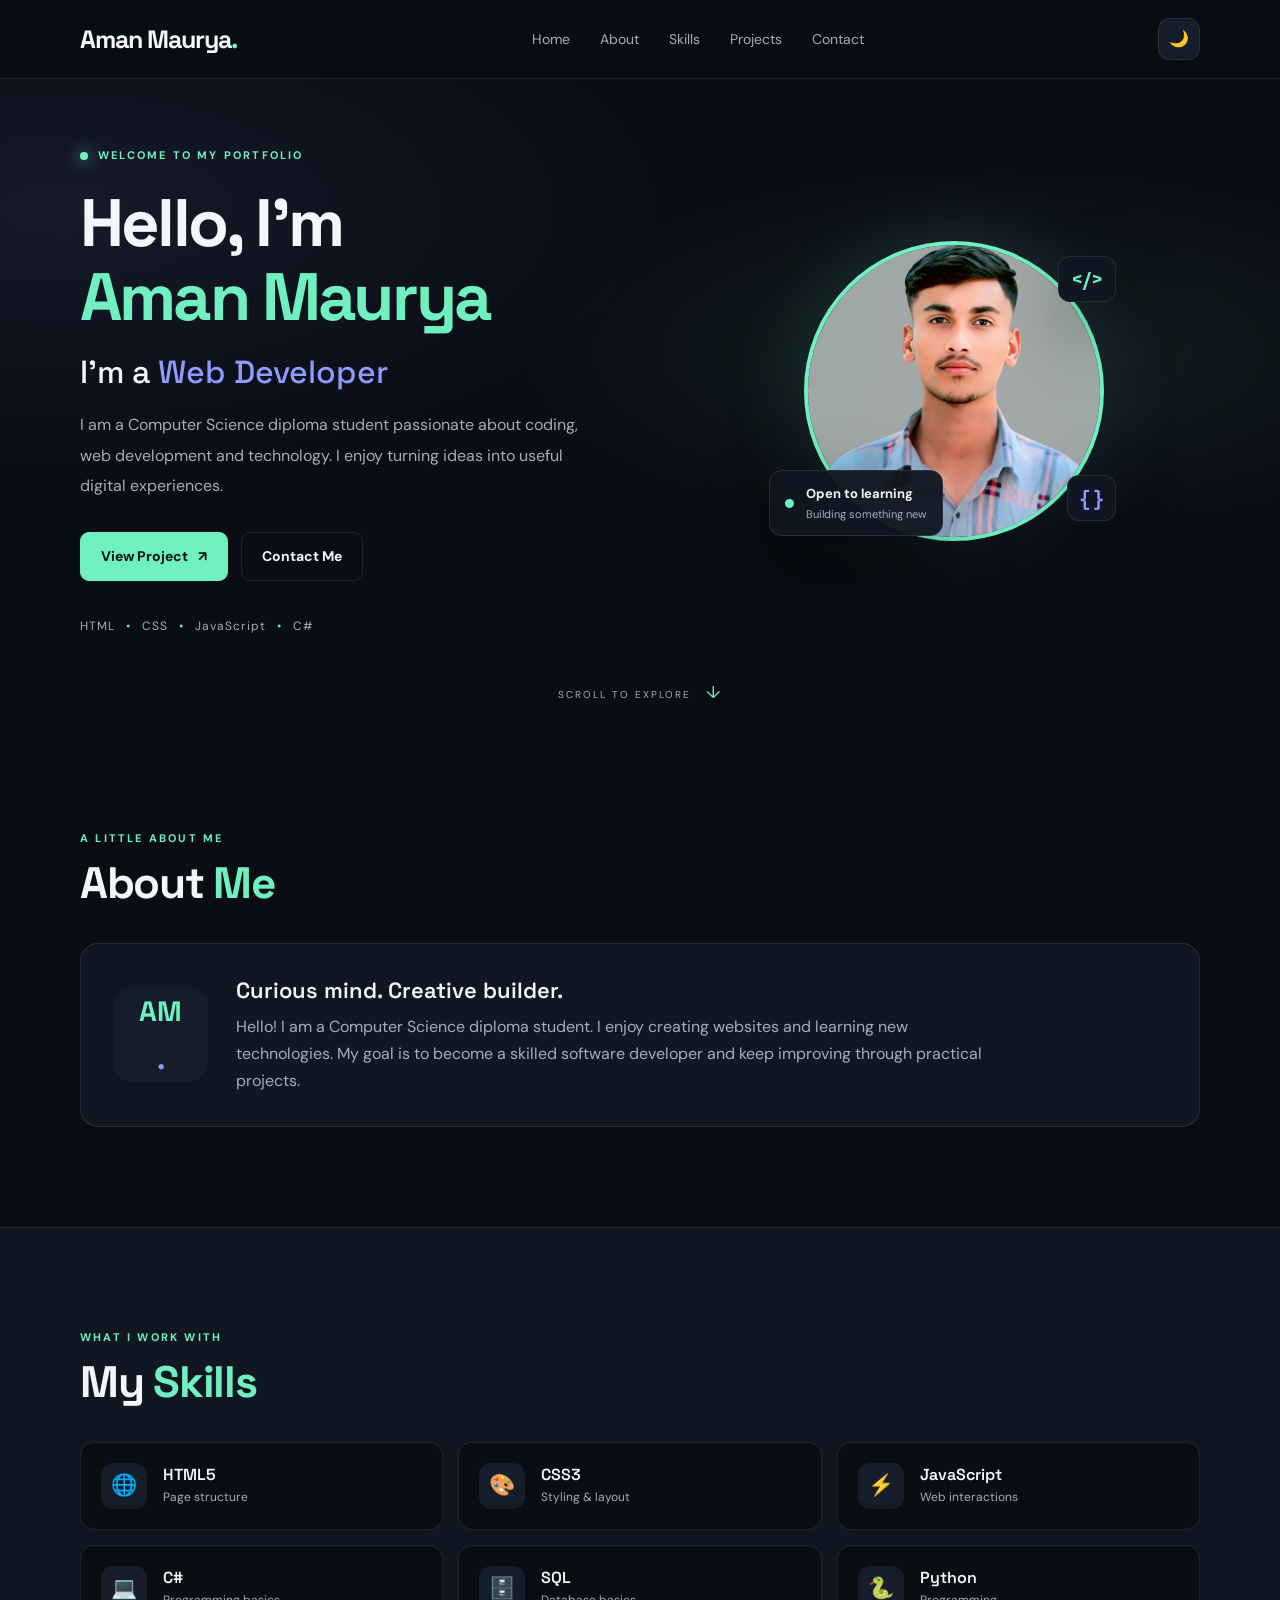
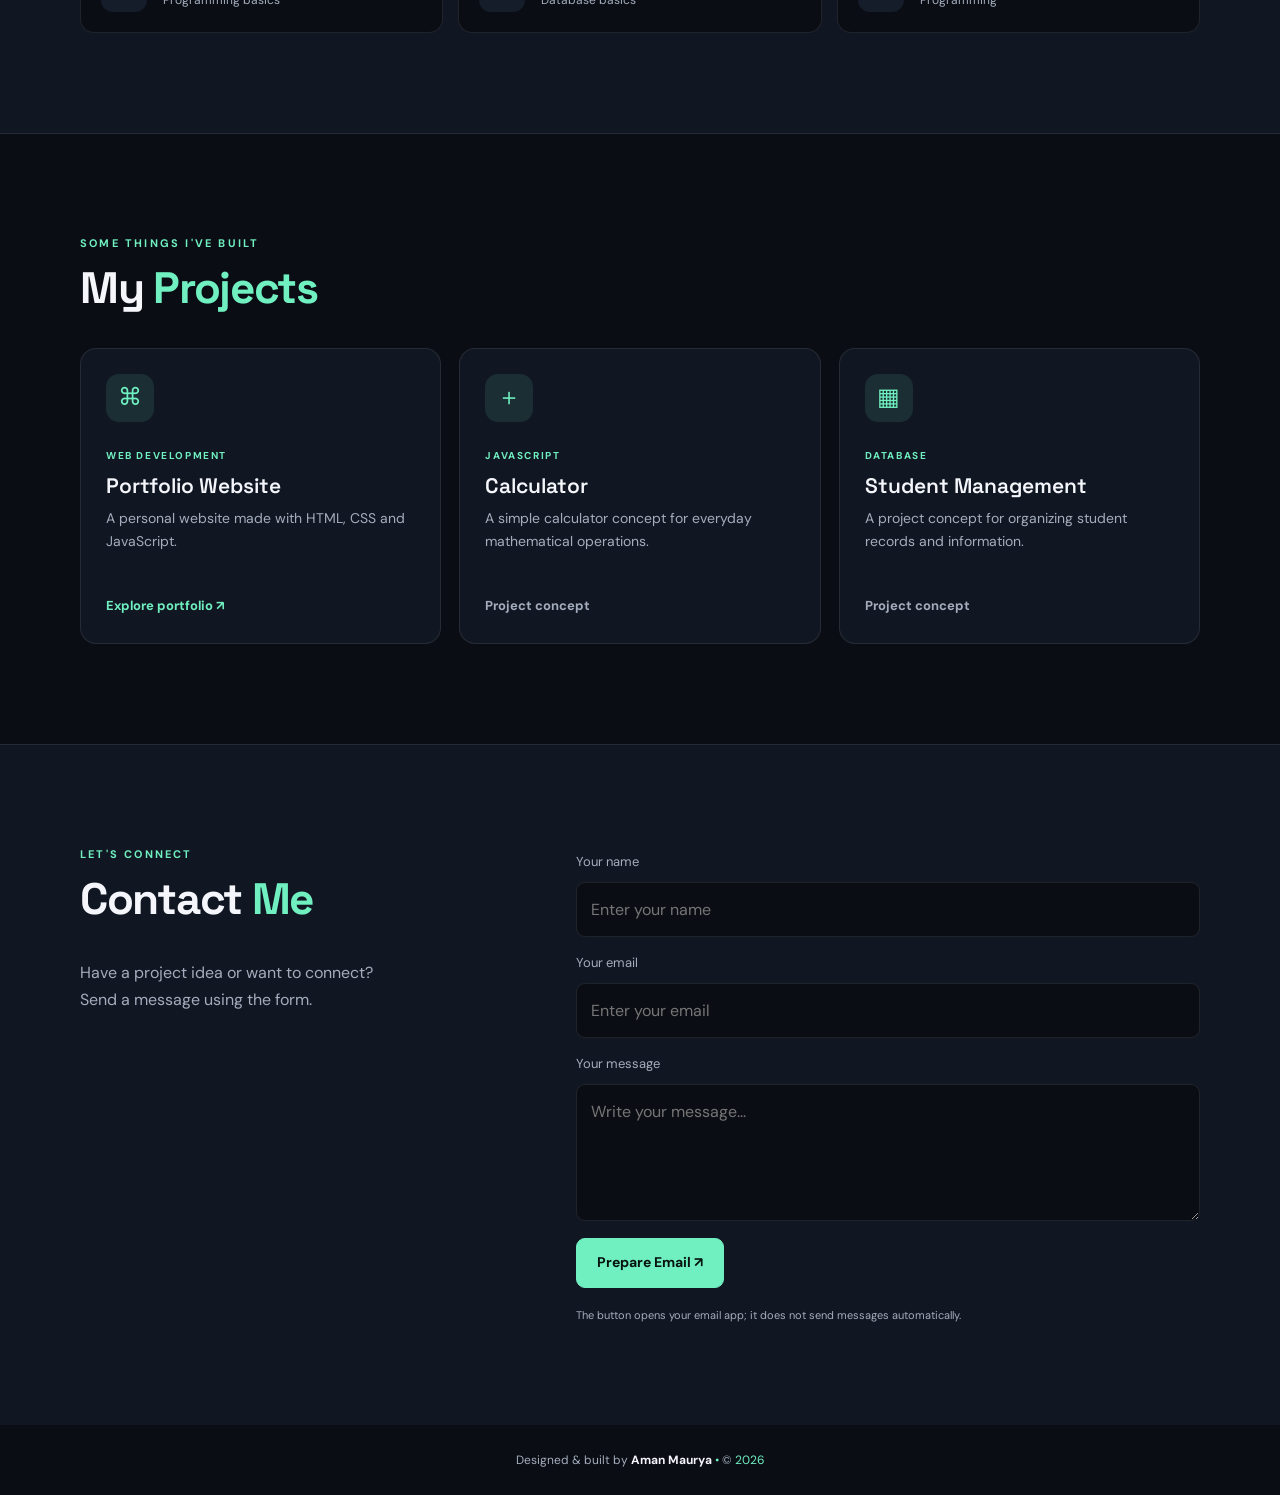
<file: index.html>
<!DOCTYPE html>
<html lang="en">
<head>
<meta charset="UTF-8">
<meta name="viewport" content="width=device-width, initial-scale=1.0">
<meta name="description" content="Aman Maurya - Computer Science student and web developer portfolio">
<title>Aman Maurya | Portfolio</title>

<style>
@import url('https://fonts.googleapis.com/css2?family=DM+Sans:wght@400;500;600;700&family=Space+Grotesk:wght@400;500;600;700&display=swap');

:root {
  --bg:#0a0d14;
  --surface:#111722;
  --surface2:#151d2a;
  --text:#f4f6fb;
  --muted:#a4adbd;
  --accent:#70f0c0;
  --accent2:#8d9bff;
  --border:rgba(255,255,255,.09);
  --shadow:0 25px 70px rgba(0,0,0,.35);
}

* {
  box-sizing:border-box;
  margin:0;
  padding:0;
}

html {
  scroll-behavior:smooth;
  scroll-padding-top:90px;
}

body {
  font-family:'DM Sans',Arial,sans-serif;
  background:var(--bg);
  color:var(--text);
  line-height:1.7;
  transition:background .25s,color .25s;
}

a {
  color:inherit;
  text-decoration:none;
}

button,input,textarea {
  font:inherit;
}

.container {
  width:min(1120px,90%);
  margin-inline:auto;
}

.site-header {
  position:sticky;
  top:0;
  z-index:20;
  background:rgba(10,13,20,.9);
  backdrop-filter:blur(16px);
  border-bottom:1px solid var(--border);
}

.nav {
  height:78px;
  display:flex;
  align-items:center;
  justify-content:space-between;
  gap:25px;
}

.logo {
  font:700 25px 'Space Grotesk',sans-serif;
  letter-spacing:-1px;
}

.logo span,.section-title span {
  color:var(--accent);
}

.nav-links {
  list-style:none;
  display:flex;
  align-items:center;
  gap:30px;
}

.nav-links a {
  color:var(--muted);
  font-size:14px;
  transition:color .2s;
}

.nav-links a:hover {
  color:var(--accent);
}

.theme-btn,.menu-btn {
  background:var(--surface2);
  border:1px solid var(--border);
  color:var(--text);
  width:42px;
  height:42px;
  border-radius:12px;
  cursor:pointer;
}

.menu-btn {
  display:none;
}

/* HERO SECTION */

.hero {
  min-height:650px;
  position:relative;
  display:flex;
  align-items:center;
  overflow:hidden;
  background:
    radial-gradient(ellipse at 78% 42%,rgba(112,240,192,.09),transparent 34%),
    radial-gradient(ellipse at 5% 20%,rgba(141,155,255,.09),transparent 35%);
}

.hero-inner {
  display:grid;
  grid-template-columns:1.08fr .92fr;
  align-items:center;
  gap:50px;
  padding-top:65px;
  padding-bottom:90px;
}

.welcome,.eyebrow {
  font-size:11px;
  font-weight:700;
  letter-spacing:2.2px;
  color:var(--accent);
}

.welcome {
  display:flex;
  align-items:center;
  gap:10px;
  margin-bottom:22px;
}

.pulse {
  width:8px;
  height:8px;
  border-radius:50%;
  background:var(--accent);
  box-shadow:0 0 15px var(--accent);
}

.hero h1 {
  font:700 clamp(40px,5.3vw,67px)/1.1 'Space Grotesk',sans-serif;
  letter-spacing:-2.8px;
  margin-bottom:18px;
}

.hero h1 span {
  display:block;
  color:var(--accent);
}

.hero h2 {
  font:500 clamp(22px,2.8vw,32px) 'Space Grotesk',sans-serif;
  margin-bottom:18px;
}

.hero h2 span {
  color:var(--accent2);
}

.intro {
  max-width:520px;
  color:var(--muted);
  font-size:16px;
  line-height:1.9;
}

.hero-actions {
  display:flex;
  gap:13px;
  flex-wrap:wrap;
  margin-top:30px;
}

.btn {
  display:inline-flex;
  align-items:center;
  justify-content:center;
  gap:10px;
  background:var(--accent);
  color:#07130f;
  border:1px solid var(--accent);
  padding:12px 20px;
  border-radius:9px;
  font-weight:700;
  font-size:14px;
  cursor:pointer;
  transition:transform .2s,box-shadow .2s;
}

.btn:hover {
  transform:translateY(-3px);
  box-shadow:0 10px 30px rgba(112,240,192,.18);
}

.btn-outline {
  background:transparent;
  color:var(--text);
  border-color:var(--border);
}

.social-note {
  color:var(--muted);
  font-size:12px;
  letter-spacing:1px;
  margin-top:35px;
}

.social-note i {
  color:var(--accent);
  font-style:normal;
  padding:0 7px;
}

/* SMALL CIRCULAR PROFILE IMAGE */

.hero-photo-wrap {
  position:relative;
  justify-self:center;
  width:300px;
  height:300px;
  max-width:100%;
  margin:0 auto;
  display:grid;
  place-items:center;
}

.photo-glow {
  position:absolute;
  inset:5%;
  background:linear-gradient(135deg,var(--accent),var(--accent2));
  filter:blur(45px);
  opacity:.25;
  border-radius:50%;
}

/* Image is now smaller and perfectly circular */

.hero-photo {
  position:relative;
  display:block;
  width:300px;
  height:300px;
  max-width:100%;
  aspect-ratio:1 / 1;
  object-fit:cover;
  object-position:center center;
  border-radius:50%;
  border:4px solid var(--accent);
  box-shadow:var(--shadow);
  background:var(--surface2);
  z-index:1;
}

.photo-label {
  position:absolute;
  bottom:5px;
  left:-35px;
  display:flex;
  align-items:center;
  gap:12px;
  background:rgba(17,23,34,.96);
  border:1px solid var(--border);
  border-radius:13px;
  padding:12px 15px;
  box-shadow:var(--shadow);
  z-index:2;
}

.status-dot {
  width:9px;
  height:9px;
  border-radius:50%;
  background:var(--accent);
  flex-shrink:0;
}

.photo-label strong,.photo-label small {
  display:block;
}

.photo-label strong {
  font-size:13px;
}

.photo-label small {
  color:var(--muted);
  font-size:11px;
}

.decor {
  position:absolute;
  font:700 20px 'Space Grotesk',sans-serif;
  color:var(--accent);
  background:var(--surface);
  border:1px solid var(--border);
  padding:9px 12px;
  border-radius:12px;
  box-shadow:var(--shadow);
  z-index:2;
}

.decor-one {
  top:15px;
  right:-12px;
}

.decor-two {
  bottom:20px;
  right:-12px;
  color:var(--accent2);
}

.scroll-hint {
  position:absolute;
  bottom:22px;
  left:50%;
  transform:translateX(-50%);
  color:var(--muted);
  font-size:10px;
  letter-spacing:2px;
  white-space:nowrap;
}

.scroll-hint span {
  color:var(--accent);
  font-size:17px;
  margin-left:10px;
}

/* COMMON SECTIONS */

.section {
  padding-top:100px;
  padding-bottom:100px;
}

.section-title {
  font:700 clamp(32px,4vw,44px) 'Space Grotesk',sans-serif;
  letter-spacing:-1.3px;
  margin:7px 0 32px;
}

/* ABOUT */

.about-card {
  display:flex;
  align-items:center;
  gap:28px;
  padding:32px;
  border-radius:18px;
  background:var(--surface);
  border:1px solid var(--border);
}

.about-mark {
  display:grid;
  place-items:center;
  flex:0 0 95px;
  height:95px;
  border-radius:20px;
  background:var(--surface2);
  font:700 28px 'Space Grotesk',sans-serif;
  color:var(--accent);
}

.about-mark span {
  color:var(--accent2);
}

.about-card h3 {
  font:600 22px 'Space Grotesk',sans-serif;
  margin-bottom:9px;
}

.about-card p,.contact-copy {
  color:var(--muted);
  max-width:760px;
}

/* SKILLS */

.skills-section {
  background:var(--surface);
  border-block:1px solid var(--border);
}

.skill-list {
  display:grid;
  grid-template-columns:repeat(3,1fr);
  gap:15px;
}

.skill {
  display:grid;
  grid-template-columns:48px 1fr;
  grid-template-rows:auto auto;
  align-items:center;
  column-gap:14px;
  padding:20px;
  border-radius:14px;
  background:var(--bg);
  border:1px solid var(--border);
  transition:transform .2s,border-color .2s;
}

.skill:hover {
  transform:translateY(-4px);
  border-color:rgba(112,240,192,.5);
}

.skill>span {
  grid-row:1/3;
  display:grid;
  place-items:center;
  width:46px;
  height:46px;
  background:var(--surface2);
  border-radius:12px;
  font-size:21px;
}

.skill strong {
  font:600 16px 'Space Grotesk',sans-serif;
}

.skill small {
  color:var(--muted);
  font-size:12px;
}

/* PROJECTS */

.project-list {
  display:grid;
  grid-template-columns:repeat(3,1fr);
  gap:18px;
}

.project {
  padding:25px;
  border:1px solid var(--border);
  background:var(--surface);
  border-radius:16px;
  transition:transform .2s,border-color .2s;
}

.project:hover {
  transform:translateY(-5px);
  border-color:rgba(112,240,192,.4);
}

.project-icon {
  display:grid;
  place-items:center;
  width:48px;
  height:48px;
  border-radius:13px;
  background:rgba(112,240,192,.1);
  color:var(--accent);
  font-size:24px;
  margin-bottom:25px;
}

.project-tag {
  font-size:10px;
  letter-spacing:1.6px;
  color:var(--accent);
  font-weight:700;
}

.project h3 {
  font:600 21px 'Space Grotesk',sans-serif;
  margin:8px 0;
}

.project>p:not(.project-tag) {
  color:var(--muted);
  font-size:14px;
  min-height:70px;
}

.text-link {
  display:inline-block;
  color:var(--accent);
  font-size:13px;
  font-weight:700;
  margin-top:18px;
}

.muted {
  color:var(--muted);
}

/* CONTACT */

.contact-section {
  background:var(--surface);
  border-top:1px solid var(--border);
}

.contact-grid {
  display:grid;
  grid-template-columns:.8fr 1.2fr;
  gap:80px;
}

.contact-copy {
  max-width:330px;
}

.contact-form {
  display:grid;
  gap:9px;
}

.contact-form label {
  font-size:13px;
  color:var(--muted);
  margin-top:6px;
}

.contact-form input,.contact-form textarea {
  width:100%;
  background:var(--bg);
  border:1px solid var(--border);
  border-radius:9px;
  padding:13px 14px;
  color:var(--text);
  outline:none;
  resize:vertical;
}

.contact-form input:focus,.contact-form textarea:focus {
  border-color:var(--accent);
}

.contact-form .btn {
  justify-self:start;
  margin-top:8px;
}

.contact-form small {
  color:var(--muted);
  font-size:11px;
}

#status {
  font-size:13px;
  color:var(--accent);
}

/* FOOTER */

footer {
  text-align:center;
  padding:25px 10px;
  color:var(--muted);
  font-size:12px;
}

footer strong {
  color:var(--text);
}

footer span {
  color:var(--accent);
}

/* LIGHT THEME */

body.light {
  --bg:#f4f7fa;
  --surface:#ffffff;
  --surface2:#edf2f7;
  --text:#17202b;
  --muted:#5f6b7a;
  --accent:#087f5b;
  --accent2:#5a65c9;
  --border:rgba(20,35,50,.12);
  --shadow:0 25px 70px rgba(25,40,55,.13);
}

body.light .site-header {
  background:rgba(244,247,250,.9);
}

body.light .photo-label {
  background:rgba(255,255,255,.96);
}

/* TABLET */

@media(max-width:800px) {
  .hero-inner {
    grid-template-columns:1fr .8fr;
    gap:25px;
  }

  .hero-photo-wrap {
    width:260px;
    height:260px;
  }

  .hero-photo {
    width:260px;
    height:260px;
  }

  .photo-label {
    left:-18px;
  }

  .decor-one {
    right:-8px;
  }

  .decor-two {
    right:-8px;
  }

  .nav-links {
    gap:15px;
  }

  .contact-grid {
    gap:35px;
  }
}

/* MOBILE */

@media(max-width:650px) {
  .nav {
    height:70px;
    gap:10px;
  }

  .menu-btn {
    display:block;
    margin-left:auto;
  }

  .nav-links {
    display:none;
    position:absolute;
    top:69px;
    left:0;
    right:0;
    padding:20px 5%;
    background:var(--surface);
    border-bottom:1px solid var(--border);
    flex-direction:column;
    align-items:flex-start;
    gap:16px;
  }

  .nav-links.open {
    display:flex;
  }

  .hero-inner {
    grid-template-columns:1fr;
    padding-top:45px;
    padding-bottom:75px;
    gap:35px;
  }

  .hero-copy {
    order:1;
  }

  .hero-photo-wrap {
    order:0;
    justify-self:center;
    width:240px;
    height:240px;
    margin-bottom:10px;
  }

  .hero-photo {
    width:240px;
    height:240px;
  }

  .photo-label {
    left:-15px;
    bottom:0;
  }

  .decor-one {
    top:5px;
    right:-5px;
  }

  .decor-two {
    bottom:10px;
    right:-5px;
  }

  .hero h1 {
    letter-spacing:-1.5px;
  }

  .hero h1 span {
    display:inline;
  }

  .scroll-hint {
    display:none;
  }

  .section {
    padding-top:70px;
    padding-bottom:70px;
  }

  .about-card {
    align-items:flex-start;
    flex-direction:column;
    padding:23px;
  }

  .skill-list {
    grid-template-columns:repeat(2,1fr);
    gap:10px;
  }

  .skill {
    padding:13px;
    grid-template-columns:38px 1fr;
    column-gap:10px;
  }

  .skill>span {
    width:36px;
    height:36px;
    font-size:17px;
  }

  .skill strong {
    font-size:14px;
  }

  .skill small {
    font-size:11px;
  }

  .project-list {
    grid-template-columns:1fr;
  }

  .project>p:not(.project-tag) {
    min-height:0;
  }

  .contact-grid {
    grid-template-columns:1fr;
    gap:20px;
  }

  .contact-copy {
    max-width:100%;
  }
}

@media(prefers-reduced-motion:reduce) {
  html {
    scroll-behavior:auto;
  }

  *,*::before,*::after {
    transition:none!important;
  }
}
</style>
</head>

<body>

<header class="site-header">
  <nav class="nav container" aria-label="Main navigation">
    <a class="logo" href="#home">Aman Maurya<span>.</span></a>

    <button class="menu-btn" id="menuBtn" aria-label="Toggle navigation" aria-expanded="false">☰</button>

    <ul class="nav-links" id="navLinks">
      <li><a href="#home">Home</a></li>
      <li><a href="#about">About</a></li>
      <li><a href="#skills">Skills</a></li>
      <li><a href="#projects">Projects</a></li>
      <li><a href="#contact">Contact</a></li>
    </ul>

    <button id="themeBtn" class="theme-btn" aria-label="Switch color theme">🌙</button>
  </nav>
</header>

<main>

  <section id="home" class="hero">
    <div class="hero-inner container">

      <div class="hero-copy">
        <p class="welcome"><span class="pulse"></span> WELCOME TO MY PORTFOLIO</p>

        <h1>Hello, I'm <span>Aman Maurya</span></h1>

        <h2>I'm a <span id="typingText">Web Developer</span></h2>

        <p class="intro">
          I am a Computer Science diploma student passionate about coding,
          web development and technology. I enjoy turning ideas into useful
          digital experiences.
        </p>

        <div class="hero-actions">
          <a href="zomato.html" class="btn" target="_blank" rel="noopener">
            View Project <span>↗</span>
          </a>

          <a href="#contact" class="btn btn-outline">Contact Me</a>
        </div>

        <div class="social-note">
          HTML <i>•</i> CSS <i>•</i> JavaScript <i>•</i> C#
        </div>
      </div>

      <div class="hero-photo-wrap">
        <div class="photo-glow"></div>

        <img
          class="hero-photo"
          src="image1.jpg"
          alt="Aman Maurya portrait"
        >

        <div class="photo-label">
          <span class="status-dot"></span>
          <div>
            <strong>Open to learning</strong>
            <small>Building something new</small>
          </div>
        </div>

        <div class="decor decor-one">&lt;/&gt;</div>
        <div class="decor decor-two">{ }</div>
      </div>

    </div>

    <a class="scroll-hint" href="#about">
      SCROLL TO EXPLORE <span>↓</span>
    </a>
  </section>

  <section id="about" class="section container">
    <p class="eyebrow">A LITTLE ABOUT ME</p>
    <h2 class="section-title">About <span>Me</span></h2>

    <div class="about-card">
      <div class="about-mark">AM<span>.</span></div>

      <div>
        <h3>Curious mind. Creative builder.</h3>
        <p>
          Hello! I am a Computer Science diploma student. I enjoy creating
          websites and learning new technologies. My goal is to become a
          skilled software developer and keep improving through practical projects.
        </p>
      </div>
    </div>
  </section>

  <section id="skills" class="section skills-section">
    <div class="container">
      <p class="eyebrow">WHAT I WORK WITH</p>
      <h2 class="section-title">My <span>Skills</span></h2>

      <div class="skill-list">
        <div class="skill"><span>🌐</span><strong>HTML5</strong><small>Page structure</small></div>
        <div class="skill"><span>🎨</span><strong>CSS3</strong><small>Styling & layout</small></div>
        <div class="skill"><span>⚡</span><strong>JavaScript</strong><small>Web interactions</small></div>
        <div class="skill"><span>💻</span><strong>C#</strong><small>Programming basics</small></div>
        <div class="skill"><span>🗄️</span><strong>SQL</strong><small>Database basics</small></div>
        <div class="skill"><span>🐍</span><strong>Python</strong><small>Programming</small></div>
      </div>
    </div>
  </section>

  <section id="projects" class="section container">
    <p class="eyebrow">SOME THINGS I'VE BUILT</p>
    <h2 class="section-title">My <span>Projects</span></h2>

    <div class="project-list">
      <article class="project">
        <div class="project-icon">⌘</div>
        <p class="project-tag">WEB DEVELOPMENT</p>
        <h3>Portfolio Website</h3>
        <p>A personal website made with HTML, CSS and JavaScript.</p>
        <a href="#home" class="text-link">Explore portfolio ↗</a>
      </article>

      <article class="project">
        <div class="project-icon">＋</div>
        <p class="project-tag">JAVASCRIPT</p>
        <h3>Calculator</h3>
        <p>A simple calculator concept for everyday mathematical operations.</p>
        <span class="text-link muted">Project concept</span>
      </article>

      <article class="project">
        <div class="project-icon">▦</div>
        <p class="project-tag">DATABASE</p>
        <h3>Student Management</h3>
        <p>A project concept for organizing student records and information.</p>
        <span class="text-link muted">Project concept</span>
      </article>
    </div>
  </section>

  <section id="contact" class="section contact-section">
    <div class="container contact-grid">

      <div>
        <p class="eyebrow">LET'S CONNECT</p>
        <h2 class="section-title">Contact <span>Me</span></h2>
        <p class="contact-copy">
          Have a project idea or want to connect? Send a message using the form.
        </p>
      </div>

      <form id="contactForm" class="contact-form">
        <label for="name">Your name</label>
        <input type="text" id="name" placeholder="Enter your name" required>

        <label for="email">Your email</label>
        <input type="email" id="email" placeholder="Enter your email" required>

        <label for="message">Your message</label>
        <textarea id="message" placeholder="Write your message..." rows="4" required></textarea>

        <button type="submit" class="btn">Prepare Email ↗</button>

        <p id="status" aria-live="polite"></p>

        <small>
          The button opens your email app; it does not send messages automatically.
        </small>
      </form>

    </div>
  </section>

</main>

<footer>
  <p>
    Designed & built by <strong>Aman Maurya</strong>
    <span>•</span> © <span id="year"></span>
  </p>
</footer>

<script>
/* Dark and light theme */
const themeBtn = document.getElementById("themeBtn");

themeBtn.addEventListener("click", () => {
  document.body.classList.toggle("light");

  const light = document.body.classList.contains("light");

  themeBtn.textContent = light ? "☀️" : "🌙";

  themeBtn.setAttribute(
    "aria-label",
    light ? "Switch to dark theme" : "Switch to light theme"
  );
});

/* Mobile navigation */
const menuBtn = document.getElementById("menuBtn");
const navLinks = document.getElementById("navLinks");

menuBtn.addEventListener("click", () => {
  const open = navLinks.classList.toggle("open");

  menuBtn.setAttribute("aria-expanded", String(open));
  menuBtn.textContent = open ? "✕" : "☰";
});

navLinks.querySelectorAll("a").forEach(link => {
  link.addEventListener("click", () => {
    navLinks.classList.remove("open");
    menuBtn.setAttribute("aria-expanded", "false");
    menuBtn.textContent = "☰";
  });
});

/* Current year */
document.getElementById("year").textContent = new Date().getFullYear();

/* Contact form: prepares an email */
const form = document.getElementById("contactForm");

form.addEventListener("submit", event => {
  event.preventDefault();

  const name = document.getElementById("name").value.trim();
  const email = document.getElementById("email").value.trim();
  const message = document.getElementById("message").value.trim();

  const subject = encodeURIComponent("Portfolio contact from " + name);

  const body = encodeURIComponent(
    "Name: " + name +
    "\nEmail: " + email +
    "\n\n" + message
  );

  document.getElementById("status").textContent = "Opening your email app…";

  window.location.href = "mailto:?subject=" + subject + "&body=" + body;
});
</script>

</body>
</html>
</file>
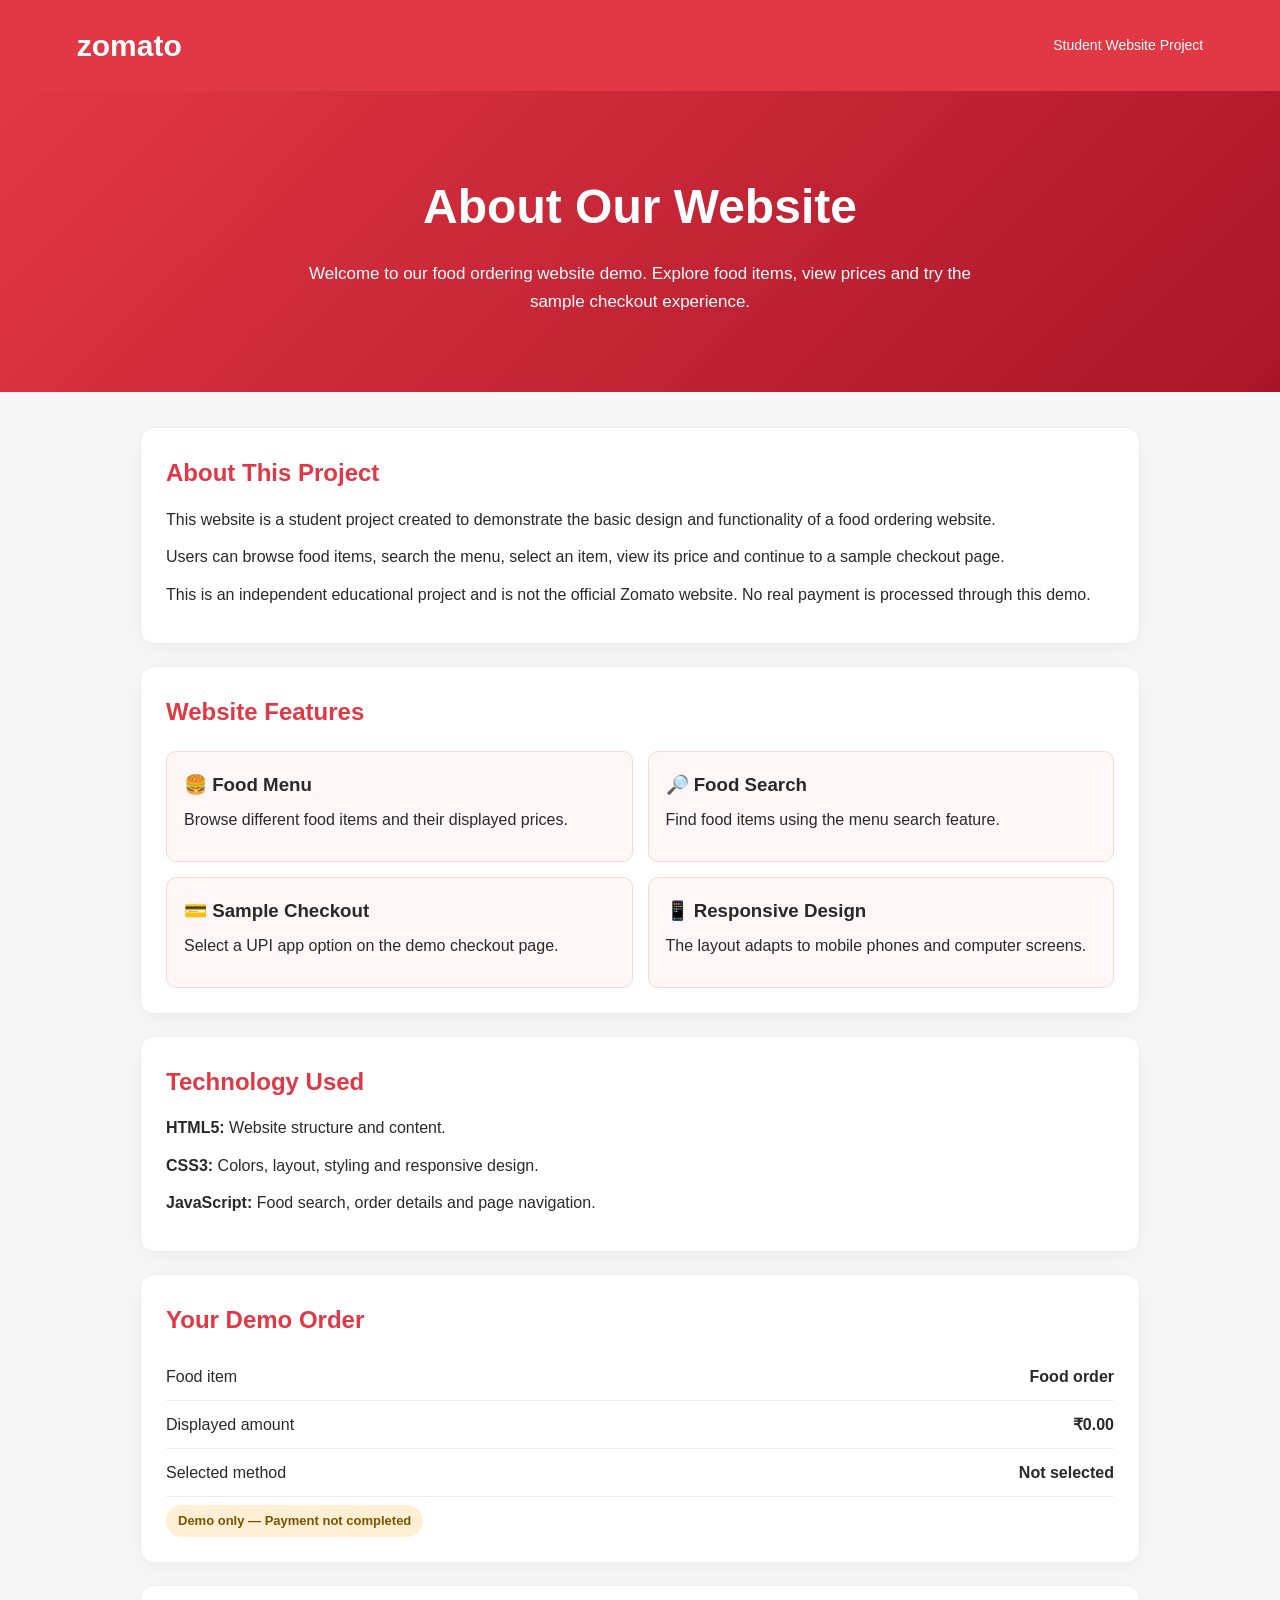
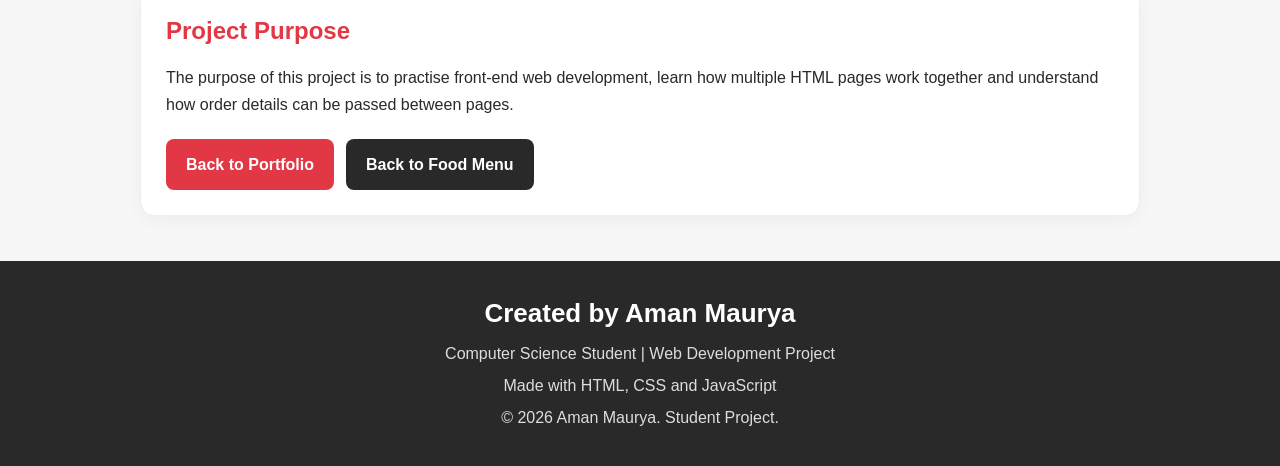
<file: about-website.html>
<!DOCTYPE html>
<html lang="en">
<head>
<meta charset="UTF-8">
<meta name="viewport" content="width=device-width, initial-scale=1.0">
<title>About Website | Aman Maurya</title>

<style>
* {
  margin:0;
  padding:0;
  box-sizing:border-box;
}

body {
  font-family:Arial,sans-serif;
  background:#f7f7f7;
  color:#292929;
  line-height:1.7;
}

header {
  background:#e23744;
  color:white;
  padding:20px 6%;
  display:flex;
  align-items:center;
  justify-content:space-between;
  flex-wrap:wrap;
  gap:10px;
}

.logo {
  font-size:30px;
  font-weight:bold;
}

header span {
  font-size:14px;
  font-weight:normal;
}

.hero {
  background:linear-gradient(135deg,#e23744,#a91528);
  color:white;
  text-align:center;
  padding:75px 20px;
}

.hero h1 {
  font-size:clamp(32px,5vw,48px);
  margin-bottom:12px;
}

.hero p {
  font-size:17px;
  max-width:700px;
  margin:auto;
}

.container {
  width:min(1000px,92%);
  margin:35px auto;
}

.card {
  background:white;
  border:1px solid #eee;
  border-radius:14px;
  padding:25px;
  margin-bottom:22px;
  box-shadow:0 5px 20px #0000000b;
}

h2 {
  color:#e23744;
  margin-bottom:12px;
  font-size:24px;
}

p {
  margin-bottom:10px;
}

.features {
  display:grid;
  grid-template-columns:repeat(2,minmax(0,1fr));
  gap:15px;
  margin-top:18px;
}

.feature {
  background:#fff7f7;
  border:1px solid #f5d7da;
  border-radius:10px;
  padding:17px;
}

.feature h3 {
  margin-bottom:6px;
  color:#292929;
}

.order-row {
  display:flex;
  justify-content:space-between;
  gap:15px;
  padding:10px 0;
  border-bottom:1px solid #eee;
}

.order-row:last-child {
  border-bottom:0;
}

.tag {
  display:inline-block;
  background:#fff0d5;
  color:#795300;
  border-radius:20px;
  padding:5px 12px;
  font-size:13px;
  font-weight:bold;
  margin-top:8px;
}

.buttons {
  display:flex;
  flex-wrap:wrap;
  gap:12px;
  margin-top:20px;
}

.btn {
  display:inline-block;
  background:#e23744;
  color:white;
  text-decoration:none;
  padding:12px 20px;
  border-radius:8px;
  font-weight:bold;
}

.btn.secondary {
  background:#292929;
}

footer {
  margin-top:45px;
  padding:30px 15px;
  text-align:center;
  background:#292929;
  color:white;
}

footer h2 {
  color:white;
  font-size:26px;
  margin-bottom:5px;
}

footer p {
  color:#ddd;
  margin:5px 0;
}

@media(max-width:600px) {
  header {
    padding:17px 5%;
  }

  .logo {
    font-size:25px;
  }

  .hero {
    padding:55px 18px;
  }

  .features {
    grid-template-columns:1fr;
  }

  .card {
    padding:19px;
  }

  .order-row {
    font-size:14px;
  }
}
</style>
</head>

<body>

<header>
  <div class="logo">zomato</div>
  <span>Student Website Project</span>
</header>

<section class="hero">
  <h1>About Our Website</h1>
  <p>
    Welcome to our food ordering website demo.
    Explore food items, view prices and try the sample checkout experience.
  </p>
</section>

<main class="container">

  <section class="card">
    <h2>About This Project</h2>
    <p>
      This website is a student project created to demonstrate the basic
      design and functionality of a food ordering website.
    </p>
    <p>
      Users can browse food items, search the menu, select an item,
      view its price and continue to a sample checkout page.
    </p>
    <p>
      This is an independent educational project and is not the official
      Zomato website. No real payment is processed through this demo.
    </p>
  </section>

  <section class="card">
    <h2>Website Features</h2>

    <div class="features">
      <div class="feature">
        <h3>🍔 Food Menu</h3>
        <p>Browse different food items and their displayed prices.</p>
      </div>

      <div class="feature">
        <h3>🔎 Food Search</h3>
        <p>Find food items using the menu search feature.</p>
      </div>

      <div class="feature">
        <h3>💳 Sample Checkout</h3>
        <p>Select a UPI app option on the demo checkout page.</p>
      </div>

      <div class="feature">
        <h3>📱 Responsive Design</h3>
        <p>The layout adapts to mobile phones and computer screens.</p>
      </div>
    </div>
  </section>

  <section class="card">
    <h2>Technology Used</h2>
    <p><strong>HTML5:</strong> Website structure and content.</p>
    <p><strong>CSS3:</strong> Colors, layout, styling and responsive design.</p>
    <p><strong>JavaScript:</strong> Food search, order details and page navigation.</p>
  </section>

  <section class="card">
    <h2>Your Demo Order</h2>

    <div class="order-row">
      <span>Food item</span>
      <strong id="foodName">Food order</strong>
    </div>

    <div class="order-row">
      <span>Displayed amount</span>
      <strong id="amount">₹0.00</strong>
    </div>

    <div class="order-row">
      <span>Selected method</span>
      <strong id="method">Not selected</strong>
    </div>

    <span class="tag">Demo only — Payment not completed</span>
  </section>

  <section class="card">
    <h2>Project Purpose</h2>
    <p>
      The purpose of this project is to practise front-end web development,
      learn how multiple HTML pages work together and understand how
      order details can be passed between pages.
    </p>

    <div class="buttons">
      <a href="index.html" class="btn">Back to Portfolio</a>
      <a href="zomato.html" class="btn secondary">Back to Food Menu</a>
    </div>
  </section>

</main>

<footer>
  <h2>Created by Aman Maurya</h2>
  <p>Computer Science Student | Web Development Project</p>
  <p>Made with HTML, CSS and JavaScript</p>
  <p>© <span id="year"></span> Aman Maurya. Student Project.</p>
</footer>

<script>
const params = new URLSearchParams(window.location.search);

const food = params.get("food") || "Food order";
const rawPrice = Number(params.get("price"));
const price = Number.isFinite(rawPrice) && rawPrice >= 0 ? rawPrice : 0;
const method = params.get("method") || "Not selected";

document.getElementById("foodName").textContent = food;
document.getElementById("amount").textContent = "₹" + price.toFixed(2);
document.getElementById("method").textContent = method;
document.getElementById("year").textContent = new Date().getFullYear();
</script>

</body>
</html>
</file>
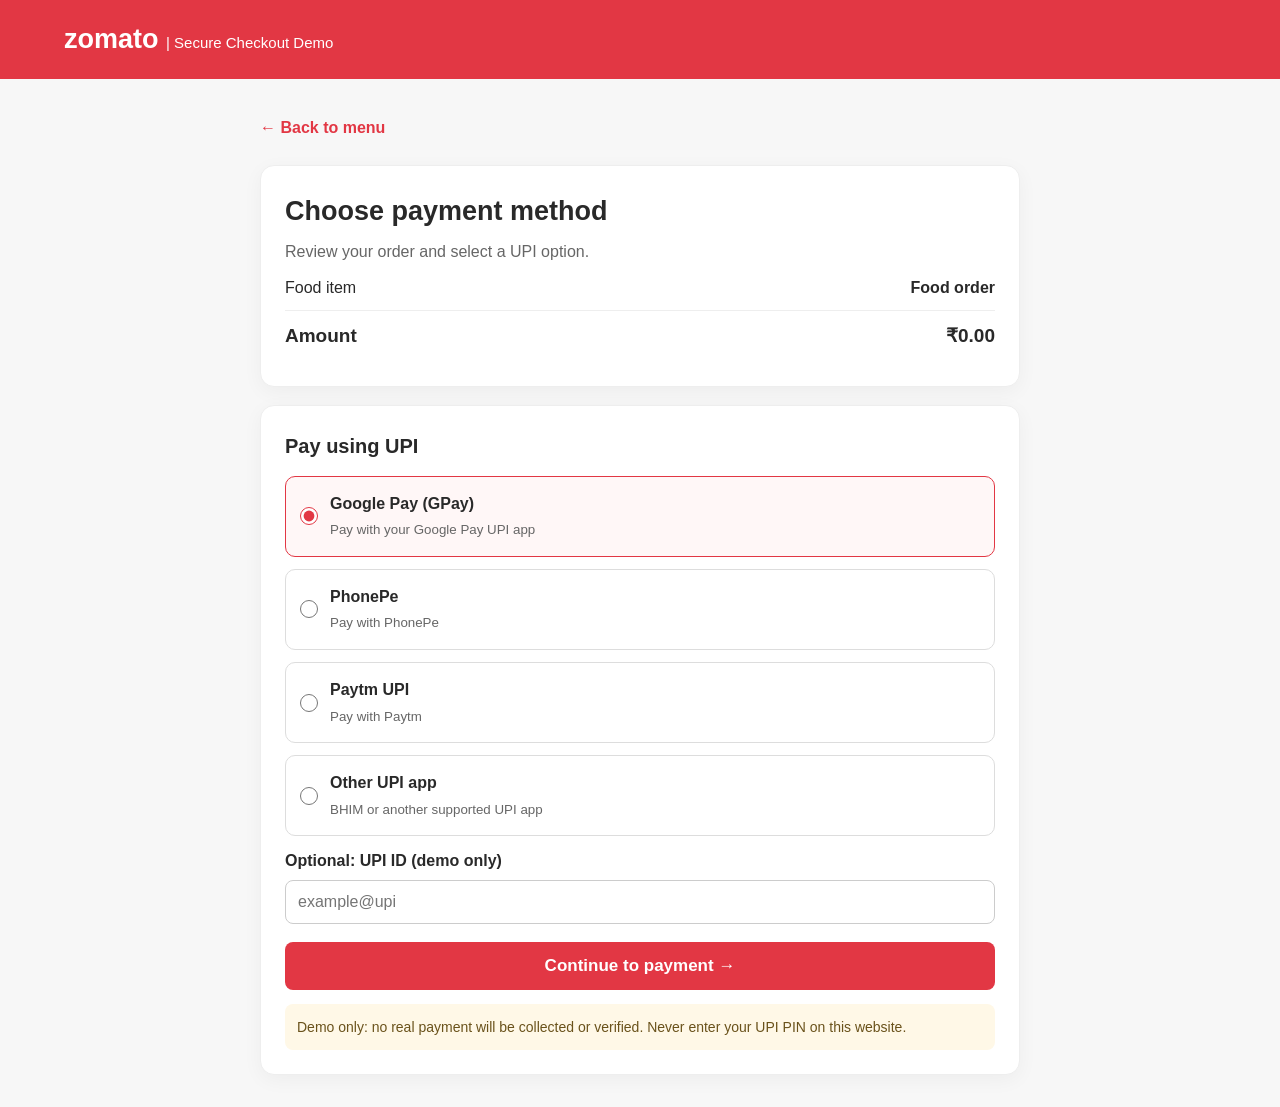
<file: payment.html>
<!DOCTYPE html>
<html lang="en">
<head>
<meta charset="UTF-8">
<meta name="viewport" content="width=device-width, initial-scale=1.0">
<title>Payment | Zomato Clone</title>

<style>
*{box-sizing:border-box;margin:0;padding:0}
body{font-family:Arial,sans-serif;background:#f7f7f7;color:#292929;line-height:1.6}
header{background:#e23744;color:#fff;padding:18px 5%;font-size:27px;font-weight:bold}
main{width:min(760px,92%);margin:32px auto}
.panel{background:#fff;border:1px solid #eee;border-radius:14px;padding:24px;margin-bottom:18px;box-shadow:0 5px 20px #0000000b}
h1{font-size:27px;margin-bottom:6px}
h2{font-size:20px;margin-bottom:14px}
.muted{color:#666}
.summary{display:flex;justify-content:space-between;gap:15px;padding:10px 0;border-bottom:1px solid #eee}
.summary:last-child{border-bottom:0;font-weight:bold;font-size:19px}
.methods{display:grid;gap:12px}
.method{display:flex;align-items:center;gap:12px;padding:14px;border:1px solid #ddd;border-radius:10px;cursor:pointer}
.method:has(input:checked){border-color:#e23744;background:#fff7f7}
.method input{accent-color:#e23744;width:18px;height:18px}
.method strong{display:block}
.method small{color:#666}
label.field{display:block;margin:12px 0 6px;font-weight:bold}
input[type=text]{width:100%;padding:12px;border:1px solid #ccc;border-radius:8px;font-size:16px}
.pay{width:100%;border:0;border-radius:8px;background:#e23744;color:#fff;font-size:17px;font-weight:bold;padding:14px;cursor:pointer;margin-top:18px}
.pay:hover{background:#c92534}
.note{background:#fff8e7;border-radius:8px;padding:12px;color:#6a521b;font-size:14px;margin-top:12px}
.back{display:inline-block;color:#e23744;text-decoration:none;font-weight:bold;margin:4px 0 24px}
#status{margin-top:14px;font-weight:bold}
@media(max-width:520px){.panel{padding:18px}header{font-size:24px}}
</style>
</head>

<body>
<header>
  zomato <span style="font-size:15px;font-weight:normal">| Secure Checkout Demo</span>
</header>

<main>
<a class="back" href="javascript:history.back()">← Back to menu</a>

<section class="panel">
  <h1>Choose payment method</h1>
  <p class="muted">Review your order and select a UPI option.</p>

  <div class="summary">
    <span>Food item</span>
    <strong id="foodName">Not selected</strong>
  </div>

  <div class="summary">
    <span>Amount</span>
    <strong id="amount">₹0</strong>
  </div>
</section>

<section class="panel">
  <h2>Pay using UPI</h2>

  <form id="paymentForm">
    <div class="methods">
      <label class="method">
        <input type="radio" name="upi" value="Google Pay" checked>
        <span>
          <strong>Google Pay (GPay)</strong>
          <small>Pay with your Google Pay UPI app</small>
        </span>
      </label>

      <label class="method">
        <input type="radio" name="upi" value="PhonePe">
        <span>
          <strong>PhonePe</strong>
          <small>Pay with PhonePe</small>
        </span>
      </label>

      <label class="method">
        <input type="radio" name="upi" value="Paytm">
        <span>
          <strong>Paytm UPI</strong>
          <small>Pay with Paytm</small>
        </span>
      </label>

      <label class="method">
        <input type="radio" name="upi" value="Other UPI">
        <span>
          <strong>Other UPI app</strong>
          <small>BHIM or another supported UPI app</small>
        </span>
      </label>
    </div>

    <label class="field" for="upiId">
      Optional: UPI ID (demo only)
    </label>

    <input type="text" id="upiId" placeholder="example@upi" autocomplete="off">

    <button class="pay" type="submit">Continue to payment →</button>

    <p id="status" aria-live="polite"></p>

    <p class="note">
      Demo only: no real payment will be collected or verified.
      Never enter your UPI PIN on this website.
    </p>
  </form>
</section>
</main>

<script>
const params = new URLSearchParams(window.location.search);

const food = params.get("food") || "Food order";
const rawPrice = Number(params.get("price"));
const price = Number.isFinite(rawPrice) && rawPrice >= 0 ? rawPrice : 0;

document.getElementById("foodName").textContent = food;
document.getElementById("amount").textContent = "₹" + price.toFixed(2);

document.getElementById("paymentForm").addEventListener("submit", function(event) {
  event.preventDefault();

  const method = document.querySelector('input[name="upi"]:checked').value;
  const upiId = document.getElementById("upiId").value.trim();
  const status = document.getElementById("status");

  if (upiId && !/^[\w.-]+@[\w.-]+$/.test(upiId)) {
    status.style.color = "#c92534";
    status.textContent = "Please check the UPI ID format, or leave it blank.";
    return;
  }

  // Opens the new website information page.
  // This is a demo, not a real payment.
  const nextPage = new URL("about-website.html", window.location.href);

  nextPage.searchParams.set("food", food);
  nextPage.searchParams.set("price", price.toFixed(2));
  nextPage.searchParams.set("method", method);

  window.location.href = nextPage.href;
});
</script>

</body>
</html>
</file>
